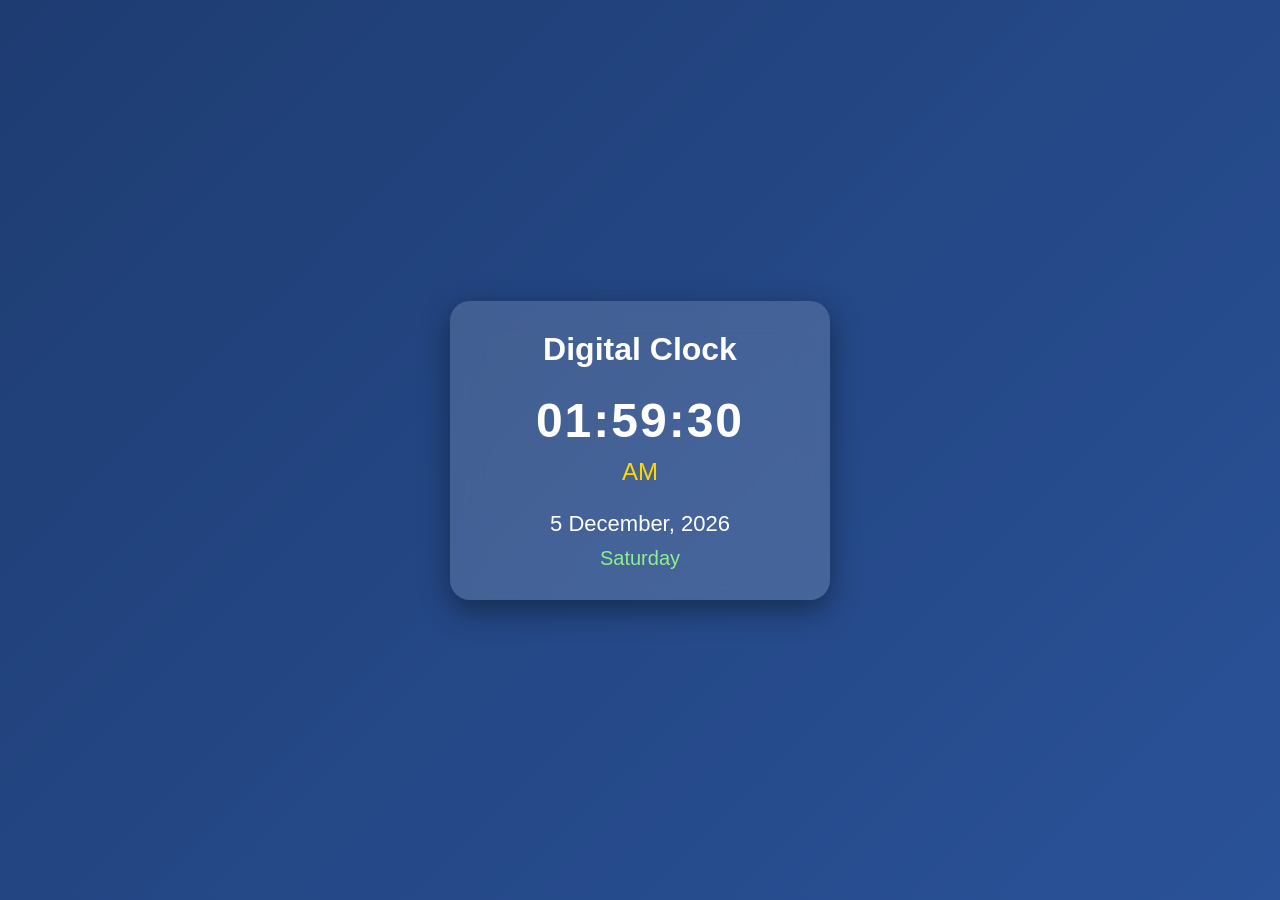
<file: DigitalClock/index.html>
<!DOCTYPE html>
<html lang="en">
<head>
    <meta charset="UTF-8">
    <meta name="viewport" content="width=device-width, initial-scale=1.0">
    <title>Digital Clock</title>
    <link rel="stylesheet" href="style.css">
</head>
<body>

    <div class="container">

        <div class="clock-card">

            <h1>Digital Clock</h1>

            <div id="time">00:00:00</div>

            <div id="ampm">AM</div>

            <div id="date"></div>

            <div id="day"></div>

        </div>

    </div>

<script src="script.js"></script>

</body>
</html>
</file>
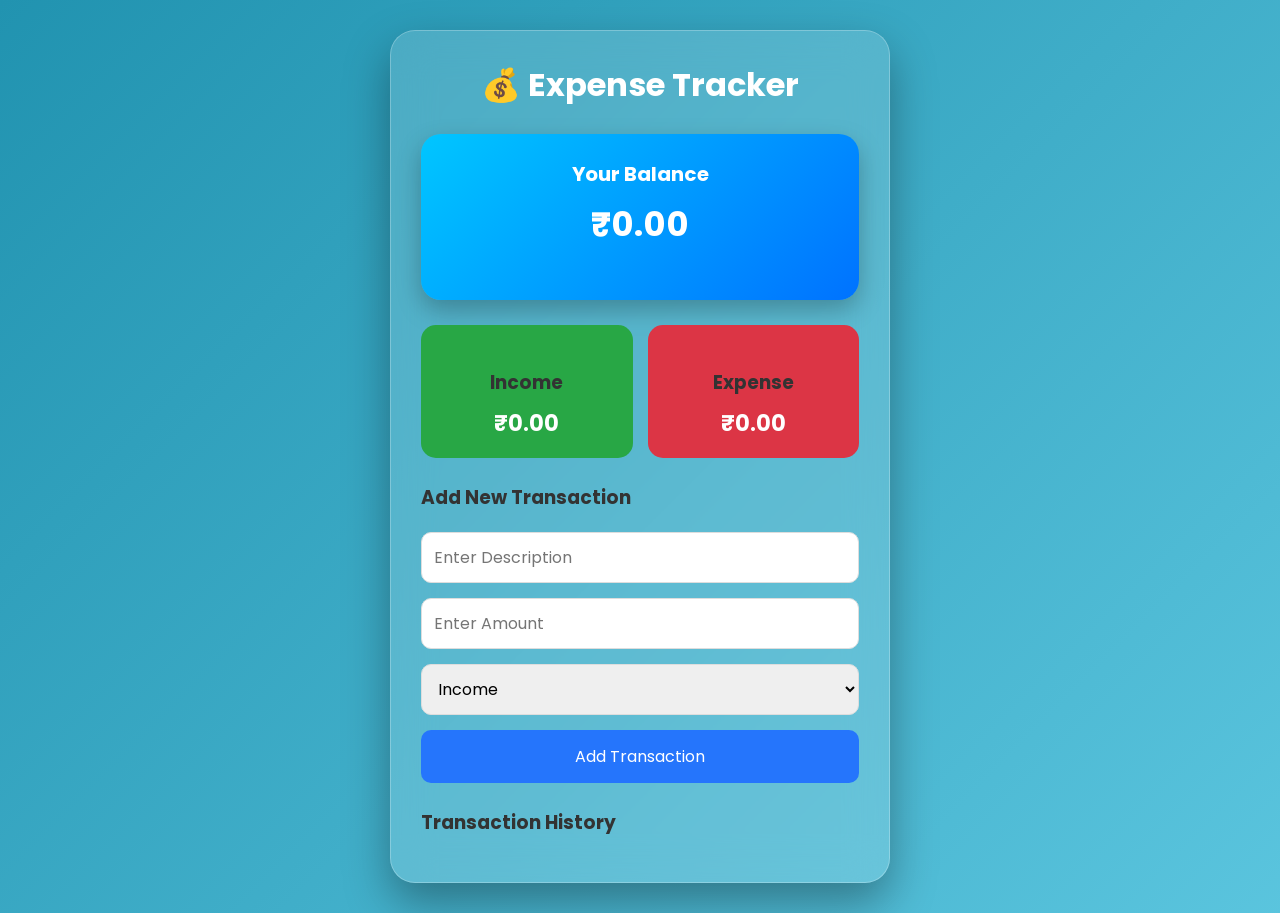
<file: Expense Tracker/index.html>
<!DOCTYPE html>
<html lang="en">

<head>
    <meta charset="UTF-8">
    <meta name="viewport" content="width=device-width, initial-scale=1.0">
    <title>Expense Tracker</title>
    <link rel="stylesheet" href="style.css">
</head>

<body>

    <div class="container">

        <h1>💰 Expense Tracker</h1>

        <div class="balance-card">
            <h2>Your Balance</h2>
            <h1 id="balance">₹0.00</h1>
        </div>

        <div class="summary">

            <div class="income">
                <h3>Income</h3>
                <p id="income">₹0.00</p>
            </div>

            <div class="expense">
                <h3>Expense</h3>
                <p id="expense">₹0.00</p>
            </div>

        </div>

        <h3>Add New Transaction</h3>

        <form id="transactionForm">

            <input type="text" id="description" placeholder="Enter Description" required>

            <input type="number" id="amount" placeholder="Enter Amount" required>

            <select id="type">

                <option value="income">Income</option>

                <option value="expense">Expense</option>

            </select>

            <button type="submit">
                Add Transaction
            </button>

        </form>

        <h3>Transaction History</h3>

        <ul id="transactionList"></ul>

    </div>

    <script src="script.js"></script>

</body>

</html>
</file>
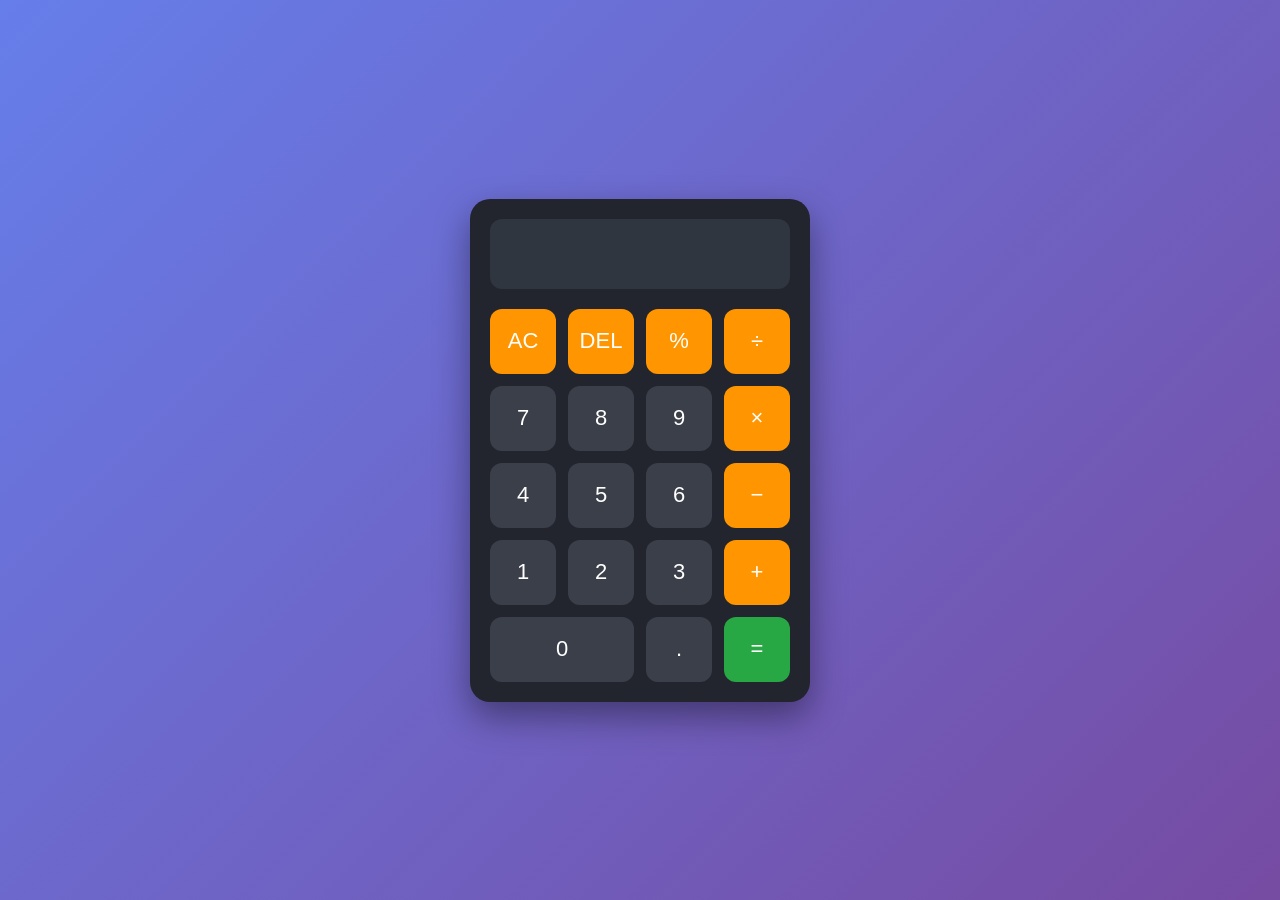
<file: SimpleCalculator/index.html>
<!DOCTYPE html>
<html lang="en">

<head>
    <meta charset="UTF-8">
    <meta name="viewport" content="width=device-width, initial-scale=1.0">
    <title>Simple Calculator</title>

    <!-- CSS File -->
    <link rel="stylesheet" href="style.css">
</head>

<body>

    <div class="calculator">

        <input type="text" id="display" readonly>

        <div class="buttons">

            <button class="operator" onclick="clearDisplay()">AC</button>
            <button class="operator" onclick="deleteLast()">DEL</button>
            <button class="operator" onclick="appendValue('%')">%</button>
            <button class="operator" onclick="appendValue('/')">÷</button>

            <button onclick="appendValue('7')">7</button>
            <button onclick="appendValue('8')">8</button>
            <button onclick="appendValue('9')">9</button>
            <button class="operator" onclick="appendValue('*')">×</button>

            <button onclick="appendValue('4')">4</button>
            <button onclick="appendValue('5')">5</button>
            <button onclick="appendValue('6')">6</button>
            <button class="operator" onclick="appendValue('-')">−</button>

            <button onclick="appendValue('1')">1</button>
            <button onclick="appendValue('2')">2</button>
            <button onclick="appendValue('3')">3</button>
            <button class="operator" onclick="appendValue('+')">+</button>

            <button class="zero" onclick="appendValue('0')">0</button>
            <button onclick="appendValue('.')">.</button>
            <button class="equal" onclick="calculate()">=</button>

        </div>

    </div>

    <!-- JavaScript File -->
    <script src="script.js"></script>

</body>

</html>
</file>
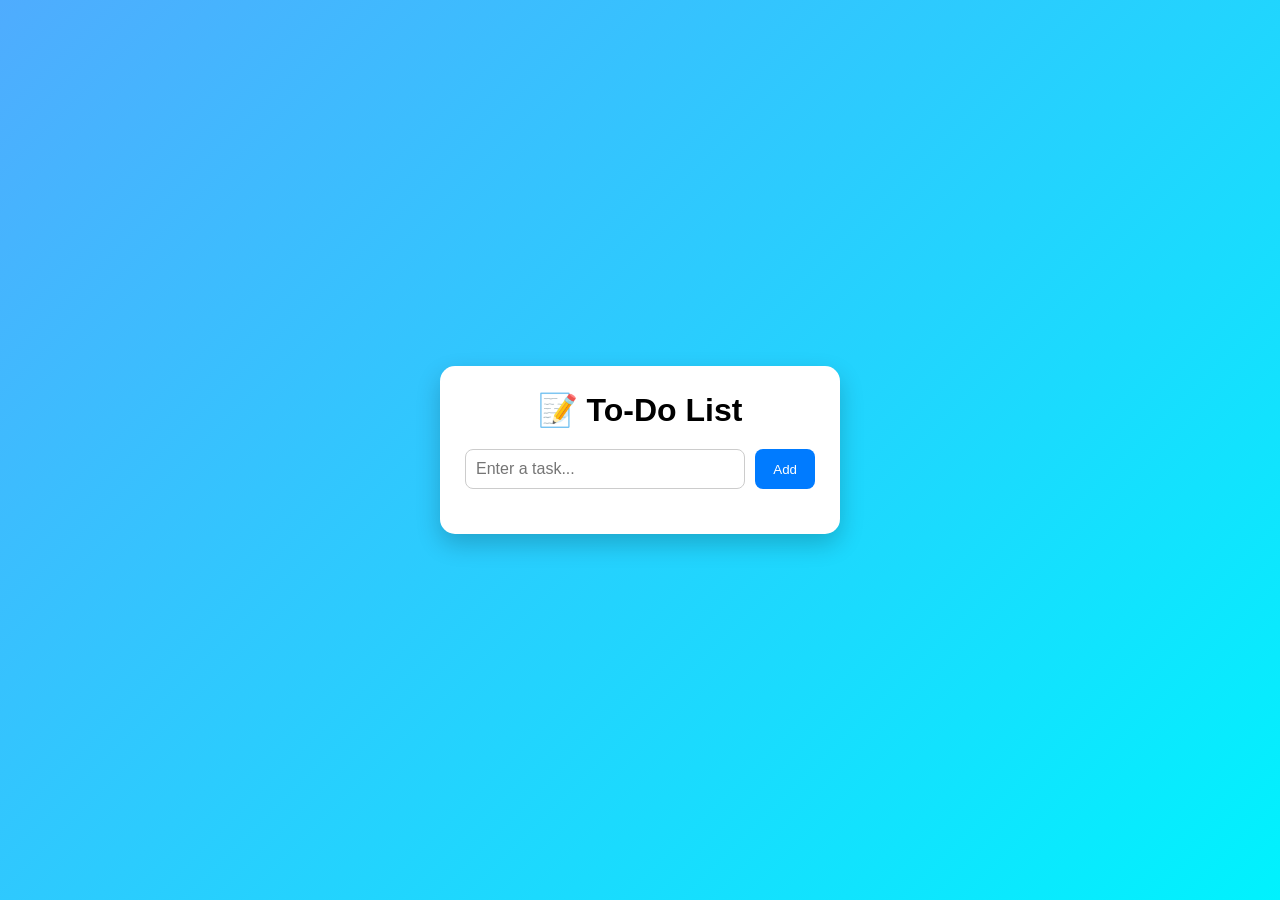
<file: ToDoListApp/index.html>
<!DOCTYPE html>
<html lang="en">
<head>
    <meta charset="UTF-8">
    <meta name="viewport" content="width=device-width, initial-scale=1.0">
    <title>To-Do List</title>
    <link rel="stylesheet" href="style.css">
</head>
<body>

<div class="container">
    <h1>📝 To-Do List</h1>

    <div class="input-box">
        <input type="text" id="taskInput" placeholder="Enter a task...">
        <button onclick="addTask()">Add</button>
    </div>

    <ul id="taskList"></ul>
</div>

<script src="script.js"></script>

</body>
</html>
</file>
<file: DigitalClock/style.css>
*{
    margin:0;
    padding:0;
    box-sizing:border-box;
    font-family:Arial, Helvetica, sans-serif;
}

body{
    height:100vh;
    display:flex;
    justify-content:center;
    align-items:center;
    background:linear-gradient(135deg,#1e3c72,#2a5298);
}

.container{
    width:100%;
    display:flex;
    justify-content:center;
}

.clock-card{
    width:380px;
    padding:30px;
    text-align:center;
    border-radius:20px;
    background:rgba(255,255,255,0.15);
    backdrop-filter:blur(15px);
    color:white;
    box-shadow:0 10px 30px rgba(0,0,0,0.4);
}

h1{
    margin-bottom:25px;
}

#time{
    font-size:48px;
    font-weight:bold;
    letter-spacing:2px;
}

#ampm{
    margin-top:10px;
    font-size:24px;
    color:#FFD700;
}

#date{
    margin-top:25px;
    font-size:22px;
}

#day{
    margin-top:10px;
    font-size:20px;
    color:#90EE90;
}

@media(max-width:450px){

.clock-card{
    width:95%;
}

#time{
    font-size:38px;
}

}
</file>
<file: Expense Tracker/style.css>
/* ===========================
   GOOGLE FONT
=========================== */

@import url('https://fonts.googleapis.com/css2?family=Poppins:wght@300;400;500;600;700&display=swap');

/* ===========================
   RESET
=========================== */

* {
    margin: 0;
    padding: 0;
    box-sizing: border-box;
    font-family: 'Poppins', sans-serif;
}

/* ===========================
   BODY
=========================== */

/* ===========================
   BODY
=========================== */

body {
    min-height: 100vh;
    display: flex;
    justify-content: center;
    align-items: center;
    padding: 30px;
    font-family: 'Poppins', sans-serif;

    /* Animated Gradient Background */
    background: linear-gradient(-45deg,
            #667eea,
            #764ba2,
            #6dd5ed,
            #2193b0);

    background-size: 400% 400%;

    animation: gradientBG 12s ease infinite;
}

/* Background Animation */

@keyframes gradientBG {

    0% {
        background-position: 0% 50%;
    }

    50% {
        background-position: 100% 50%;
    }

    100% {
        background-position: 0% 50%;
    }

}

/* ===========================
   CONTAINER
=========================== */

.container {

    width: 100%;
    max-width: 500px;

    background: rgba(255, 255, 255, 0.15);

    backdrop-filter: blur(20px);

    -webkit-backdrop-filter: blur(20px);

    border: 1px solid rgba(255, 255, 255, 0.25);

    border-radius: 25px;

    padding: 30px;

    box-shadow:
        0 20px 45px rgba(0, 0, 0, .35);

    color: white;

}

/* ===========================
   TITLE
=========================== */

.container h1 {
    color: white;
    text-align: center;
    margin-bottom: 25px;
}

/* ===========================
   BALANCE CARD
=========================== */

.balance-card {

    background: linear-gradient(135deg, #00c6ff, #0072ff);

    color: white;

    border-radius: 20px;

    padding: 25px;

    text-align: center;

    margin-bottom: 25px;

    box-shadow: 0 10px 25px rgba(0, 0, 0, .25);

}

.balance-card h2 {

    font-size: 20px;

    margin-bottom: 10px;

}

.balance-card h1 {

    font-size: 34px;

}

/* ===========================
   SUMMARY
=========================== */

.summary {

    display: flex;

    justify-content: space-between;

    gap: 15px;

    margin-bottom: 25px;

}

.income,
.expense {

    flex: 1;

    text-align: center;

    padding: 18px;

    border-radius: 15px;

    color: white;

}

.income {

    background: #28a745;

}

.expense {

    background: #dc3545;

}

.income h3,
.expense h3 {

    margin-bottom: 10px;

}

.income p,
.expense p {

    font-size: 22px;

    font-weight: bold;

}

/* ===========================
   FORM
=========================== */

form {

    display: flex;

    flex-direction: column;

    gap: 15px;

    margin-top: 20px;

}

input,
select {

    padding: 12px;

    border: 1px solid #ddd;

    border-radius: 10px;

    font-size: 16px;

    outline: none;

    transition: .3s;

}

input:focus,
select:focus {

    border-color: #2575fc;

}

button {

    padding: 14px;

    border: none;

    border-radius: 10px;

    background: #2575fc;

    color: white;

    font-size: 16px;

    cursor: pointer;

    transition: .3s;

}

button:hover {

    background: #1b5edb;

}

/* ===========================
   HISTORY
=========================== */

h3 {

    margin-top: 25px;

    margin-bottom: 15px;

    color: #333;

}

#transactionList {

    list-style: none;

}

/* ===========================
   TRANSACTION CARD
=========================== */

.transaction {

    display: flex;

    justify-content: space-between;

    align-items: center;

    padding: 18px;

    margin-bottom: 15px;

    border-radius: 15px;

    background: rgba(255, 255, 255, .9);

    color: #333;

    transition: .3s;

}

.transaction:hover {

    transform: translateY(-3px);

    box-shadow: 0 6px 15px rgba(0, 0, 0, .12);

}

.transaction.income {

    border-left-color: #28a745;

}

.transaction.expense {

    border-left-color: #dc3545;

}

/* ===========================
   DELETE BUTTON
=========================== */

.delete-btn {

    background: #dc3545;

    color: white;

    border: none;

    padding: 8px 14px;

    border-radius: 8px;

    cursor: pointer;

    transition: .3s;

}

.delete-btn:hover {

    background: #b91d2b;

}

/* ===========================
   RESPONSIVE
=========================== */

@media(max-width:600px) {

    .summary {

        flex-direction: column;

    }

    .balance-card h1 {

        font-size: 28px;

    }

    .container {

        padding: 20px;

    }

}
</file>
<file: SimpleCalculator/style.css>
* {
    margin: 0;
    padding: 0;
    box-sizing: border-box;
    font-family: Arial, Helvetica, sans-serif;
}

body {
    height: 100vh;
    display: flex;
    justify-content: center;
    align-items: center;
    background: linear-gradient(135deg, #667eea, #764ba2);
}

.calculator {
    background: #22252d;
    padding: 20px;
    border-radius: 20px;
    box-shadow: 0 15px 35px rgba(0, 0, 0, 0.4);
    width: 340px;
}

#display {
    width: 100%;
    height: 70px;
    border: none;
    outline: none;
    border-radius: 12px;
    background: #2f3640;
    color: white;
    font-size: 30px;
    text-align: right;
    padding: 15px;
    margin-bottom: 20px;
}

.buttons {
    display: grid;
    grid-template-columns: repeat(4, 1fr);
    gap: 12px;
}

button {
    height: 65px;
    border: none;
    border-radius: 12px;
    font-size: 22px;
    cursor: pointer;
    background: #3b3f4a;
    color: white;
    transition: all 0.3s ease;
}

button:hover {
    background: #505664;
    transform: scale(1.05);
}

button:active {
    transform: scale(0.96);
}

.operator {
    background: #ff9500;
    color: white;
}

.operator:hover {
    background: #e08900;
}

.equal {
    background: #28a745;
    color: white;
}

.equal:hover {
    background: #218838;
}

.zero {
    grid-column: span 2;
}

@media (max-width: 400px) {
    .calculator {
        width: 95%;
        padding: 15px;
    }

    button {
        height: 55px;
        font-size: 20px;
    }

    #display {
        height: 60px;
        font-size: 26px;
    }
}
</file>
<file: ToDoListApp/style.css>
*{
    margin:0;
    padding:0;
    box-sizing:border-box;
    font-family:Arial,sans-serif;
}

body{
    background:linear-gradient(135deg,#4facfe,#00f2fe);
    display:flex;
    justify-content:center;
    align-items:center;
    height:100vh;
}

.container{
    width:400px;
    background:white;
    padding:25px;
    border-radius:15px;
    box-shadow:0 10px 25px rgba(0,0,0,.2);
}

h1{
    text-align:center;
    margin-bottom:20px;
}

.input-box{
    display:flex;
    gap:10px;
}

input{
    flex:1;
    padding:10px;
    border:1px solid #ccc;
    border-radius:8px;
    font-size:16px;
}

button{
    padding:10px 18px;
    background:#007bff;
    color:white;
    border:none;
    border-radius:8px;
    cursor:pointer;
}

button:hover{
    background:#0056b3;
}

ul{
    margin-top:20px;
}

li{
    list-style:none;
    background:#f4f4f4;
    padding:12px;
    margin-bottom:10px;
    border-radius:8px;
    display:flex;
    justify-content:space-between;
    align-items:center;
    cursor:pointer;
}

.completed{
    text-decoration:line-through;
    color:gray;
}

.delete-btn{
    background:red;
    color:white;
    border:none;
    padding:5px 10px;
    border-radius:5px;
    cursor:pointer;
}
</file>
